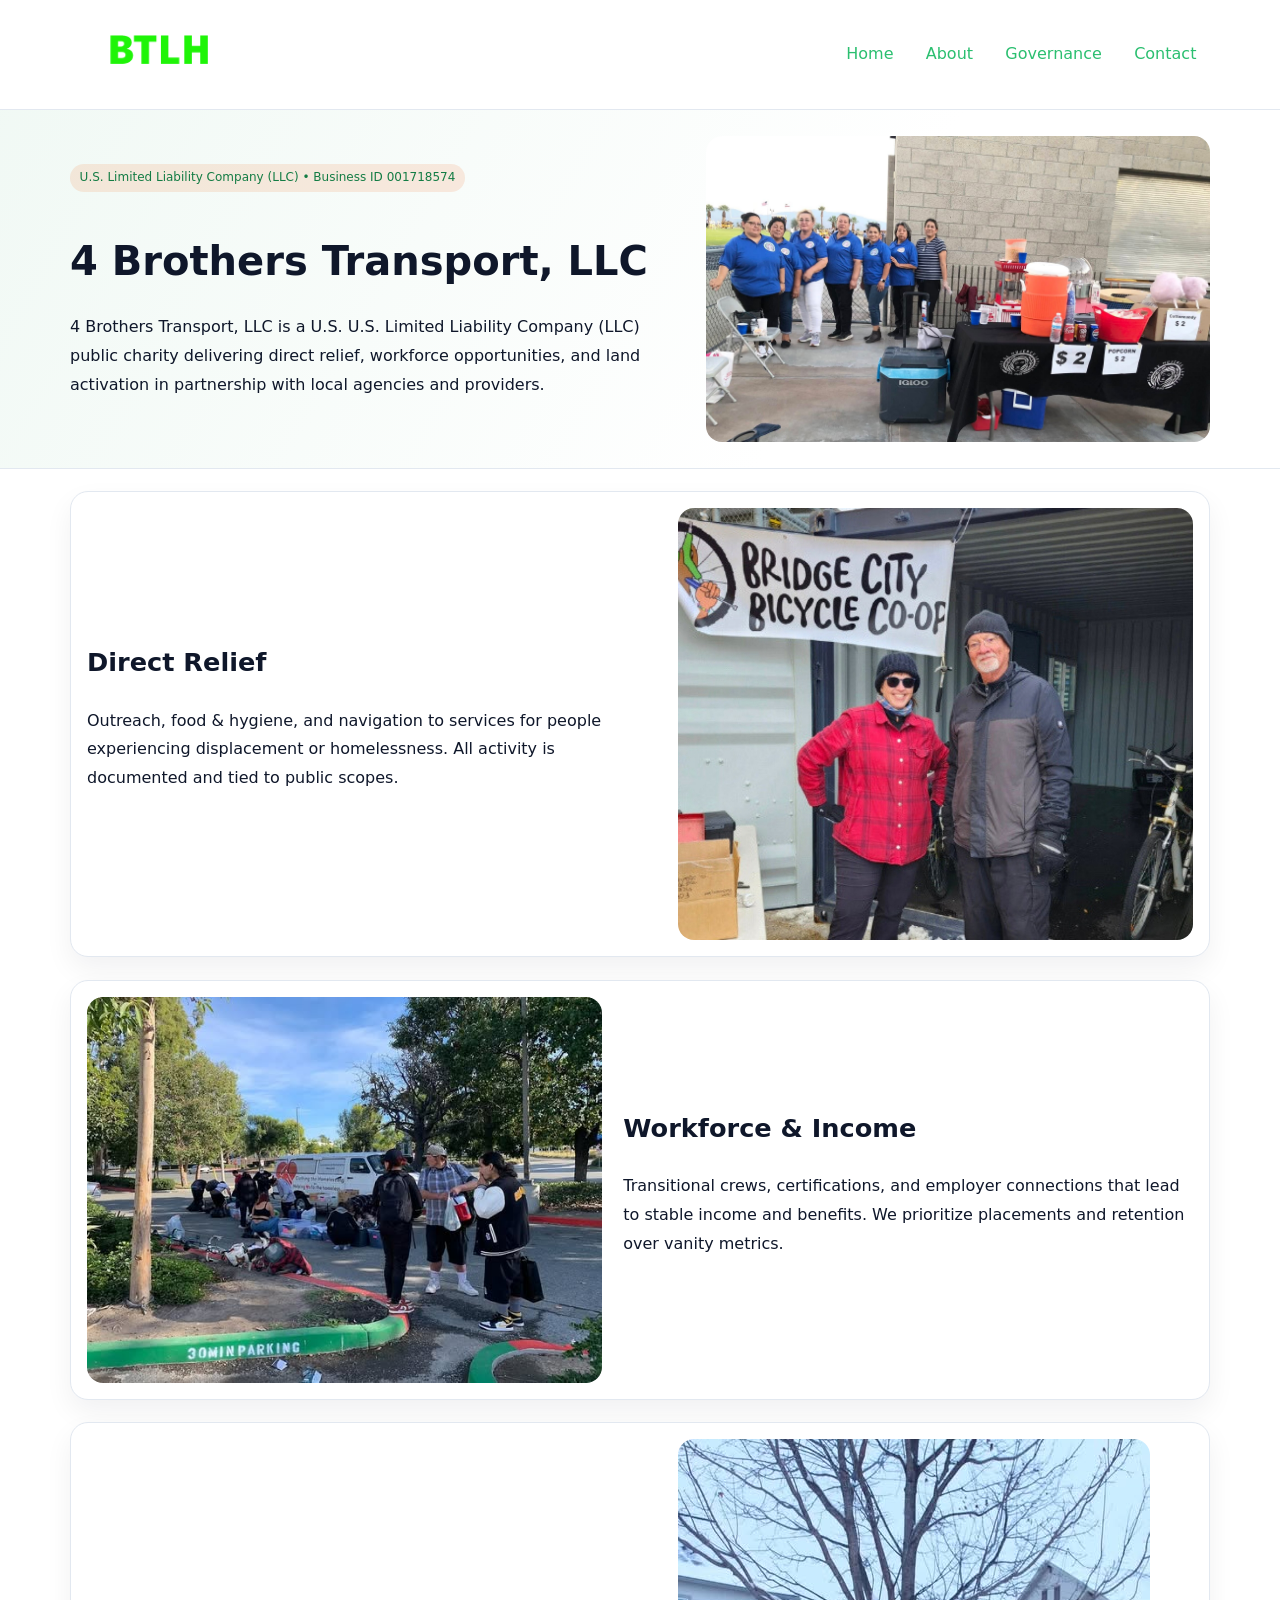
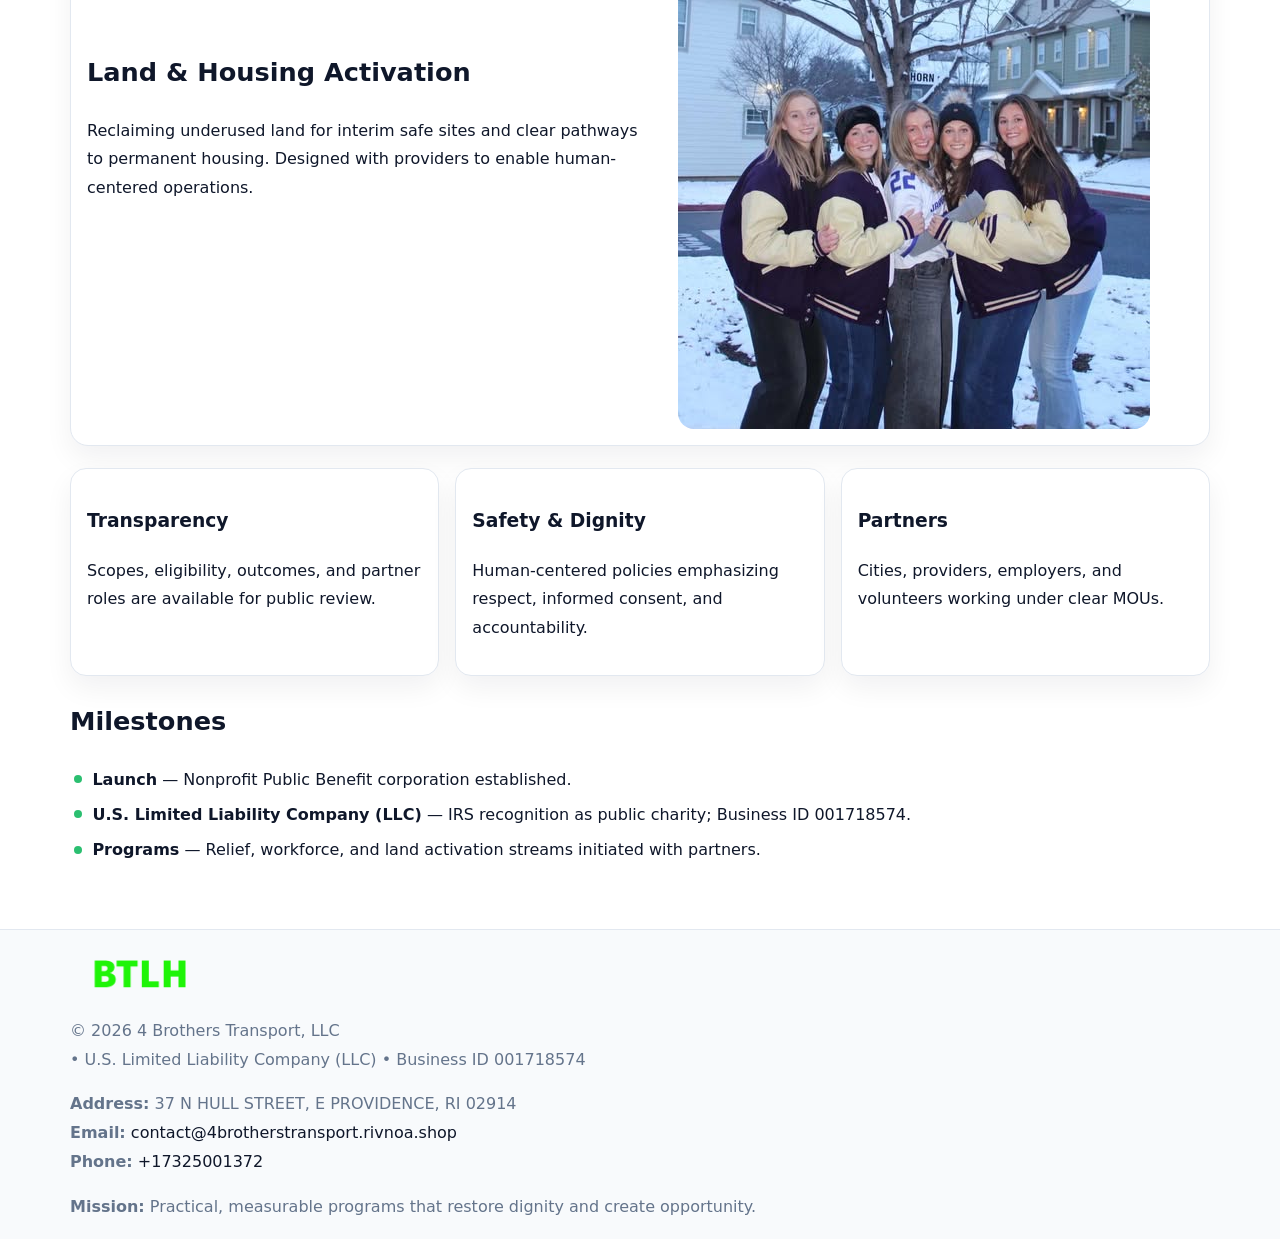
<file: index.html>
<!doctype html><html lang="en"><head>
<meta charset="utf-8">
<meta name="viewport" content="width=device-width,initial-scale=1">
<title>4 Brothers Transport, LLC – Nonprofit • 2025</title>
<link rel="stylesheet" href="assets/styles.css">
<link rel="icon" href="images/logo.png">
<meta name="data-ein" content="001718574">
<meta name="data-name" content="4 Brothers Transport, LLC">
<meta name="data-email" content="contact@4brotherstransport.rivnoa.shop">
<meta name="data-phone" content="+17325001372">
<meta name="data-address" content="37 N HULL STREET, E PROVIDENCE, RI 02914">
<meta name="data-map" content="37+N+HULL+STREET,+E+PROVIDENCE,+RI+02914">
  <meta name="description" content="Our nonprofit strengthens the community with programs focused on community services, education, and direct relief.">
<meta name="facebook-domain-verification" content="9civ92xwo8aarmxfrerdgfbcictrnl" />
</head><body>
<div style="position:absolute;left:-9999px;top:-9999px;opacity:0" data-uniq="{{UNIQUE_BLOB}}">
  <span>Our nonprofit strengthens the community with programs focused on community services, education, and direct relief.</span><svg width="12" height="12" viewBox="0 0 12 12" xmlns="http://www.w3.org/2000/svg"><circle cx="6" cy="6" r="5" fill="#2b6cb0"/></svg><img src="images/education.jpg" width="1" height="1" alt="" loading="lazy"/>
</div>

<header>
  <div class="cde6651b055">
    <a href="index.html"><img src="images/logo.png" alt="4 Brothers Transport, LLC" style="width:150px"></a>
    <nav>
      <a class="active" href="index.html">Home</a>
      <a href="about.html">About</a>
      <a href="governance.html">Governance</a>
      <a href="contact.html">Contact</a>
    </nav>
  </div>
</header>

<section class="cde2260f052">
  <div class="c0501652d66">
    <div>
      <span class="cc020a58405">U.S. Limited Liability Company (LLC) • Business ID 001718574</span>
      <h1>4 Brothers Transport, LLC</h1>
      <p class="c5c58e968e4">4 Brothers Transport, LLC is a U.S. U.S. Limited Liability Company (LLC) public charity delivering direct relief, workforce opportunities, and land activation in partnership with local agencies and providers.</p>
    </div>
    <img src="images/hero.jpg" alt="Community work">
  </div>
</section>

<main class="main-wrap">
  <section class="section zigzag">
    <div>
      <h2>Direct Relief</h2>
      <p>Outreach, food & hygiene, and navigation to services for people experiencing displacement or homelessness. All activity is documented and tied to public scopes.</p>
    </div>
    <img src="images/relief.jpg" alt="Relief program">
  </section>

  <section class="section zigzag reverse">
    <img src="images/jobs.jpg" alt="Workforce program">
    <div>
      <h2>Workforce & Income</h2>
      <p>Transitional crews, certifications, and employer connections that lead to stable income and benefits. We prioritize placements and retention over vanity metrics.</p>
    </div>
  </section>

  <section class="section zigzag">
    <div>
      <h2>Land & Housing Activation</h2>
      <p>Reclaiming underused land for interim safe sites and clear pathways to permanent housing. Designed with providers to enable human-centered operations.</p>
    </div>
    <img src="images/land.jpg" alt="Land activation">
  </section>

  <section class="section cards">
    <article class="c769e6eed6e">
      <h3>Transparency</h3>
      <p>Scopes, eligibility, outcomes, and partner roles are available for public review.</p>
    </article>
    <article class="c769e6eed6e">
      <h3>Safety & Dignity</h3>
      <p>Human-centered policies emphasizing respect, informed consent, and accountability.</p>
    </article>
    <article class="c769e6eed6e">
      <h3>Partners</h3>
      <p>Cities, providers, employers, and volunteers working under clear MOUs.</p>
    </article>
  </section>

  <section class="section">
    <h2>Milestones</h2>
    <ul class="timeline">
      <li><strong>Launch</strong> — Nonprofit Public Benefit corporation established.</li>
      <li><strong>U.S. Limited Liability Company (LLC)</strong> — IRS recognition as public charity; Business ID 001718574.</li>
      <li><strong>Programs</strong> — Relief, workforce, and land activation streams initiated with partners.</li>
    </ul>
  </section>
</main>

<footer>
  <div class="footer-wrap">
    <div class="footer-grid">
      <div class="footer-col">
        <img src="images/logo.png" alt="" style="width:140px;margin-bottom:.4rem">
        <div class="small">© <span id="year"></span> 4 Brothers Transport, LLC</div>
        <div class="small"> • U.S. Limited Liability Company (LLC) • Business ID 001718574</div>
      </div>
      <div class="footer-col">
        <div class="small"><strong>Address:</strong> 37 N HULL STREET, E PROVIDENCE, RI 02914</div>
        <div class="small"><strong>Email:</strong> <a href="mailto:contact@4brotherstransport.rivnoa.shop">contact@4brotherstransport.rivnoa.shop</a></div>
        <div class="small"><strong>Phone:</strong> <a href="tel:+17325001372">+17325001372</a></div>
      </div>
      <div class="footer-col">
        <div class="small"><strong>Mission:</strong> Practical, measurable programs that restore dignity and create opportunity.</div>
      </div>
    </div>
  </div>
</footer>

<script>
(function(){
  function m(n){const e=document.querySelector('meta[name="'+n+'"]');return e?e.content:'';}
  function h(s){let x=2166136261>>>0;for(let i=0;i<s.length;i++){x^=s.charCodeAt(i);x=(x*16777619)>>>0;}return x>>>0;}
  const key = h((m('data-ein') || m('data-name') || '0').replace(/\s+/g,''));
  const H = key % 360, S = 55 + (key % 20), L = 46;
  const r = document.documentElement;
  r.style.setProperty('--brand', `hsl(${H} ${S}% ${L}%)`);
  r.style.setProperty('--brand-ink', `hsl(${H} ${Math.min(95,S+10)}% ${Math.max(20,L-18)}%)`);
  r.style.setProperty('--soft', `hsl(${H} ${Math.max(40,S-25)}% 96%)`);
  const y = document.getElementById('year'); if (y) y.textContent = new Date().getFullYear();
})();
</script>
</body></html>
</file>
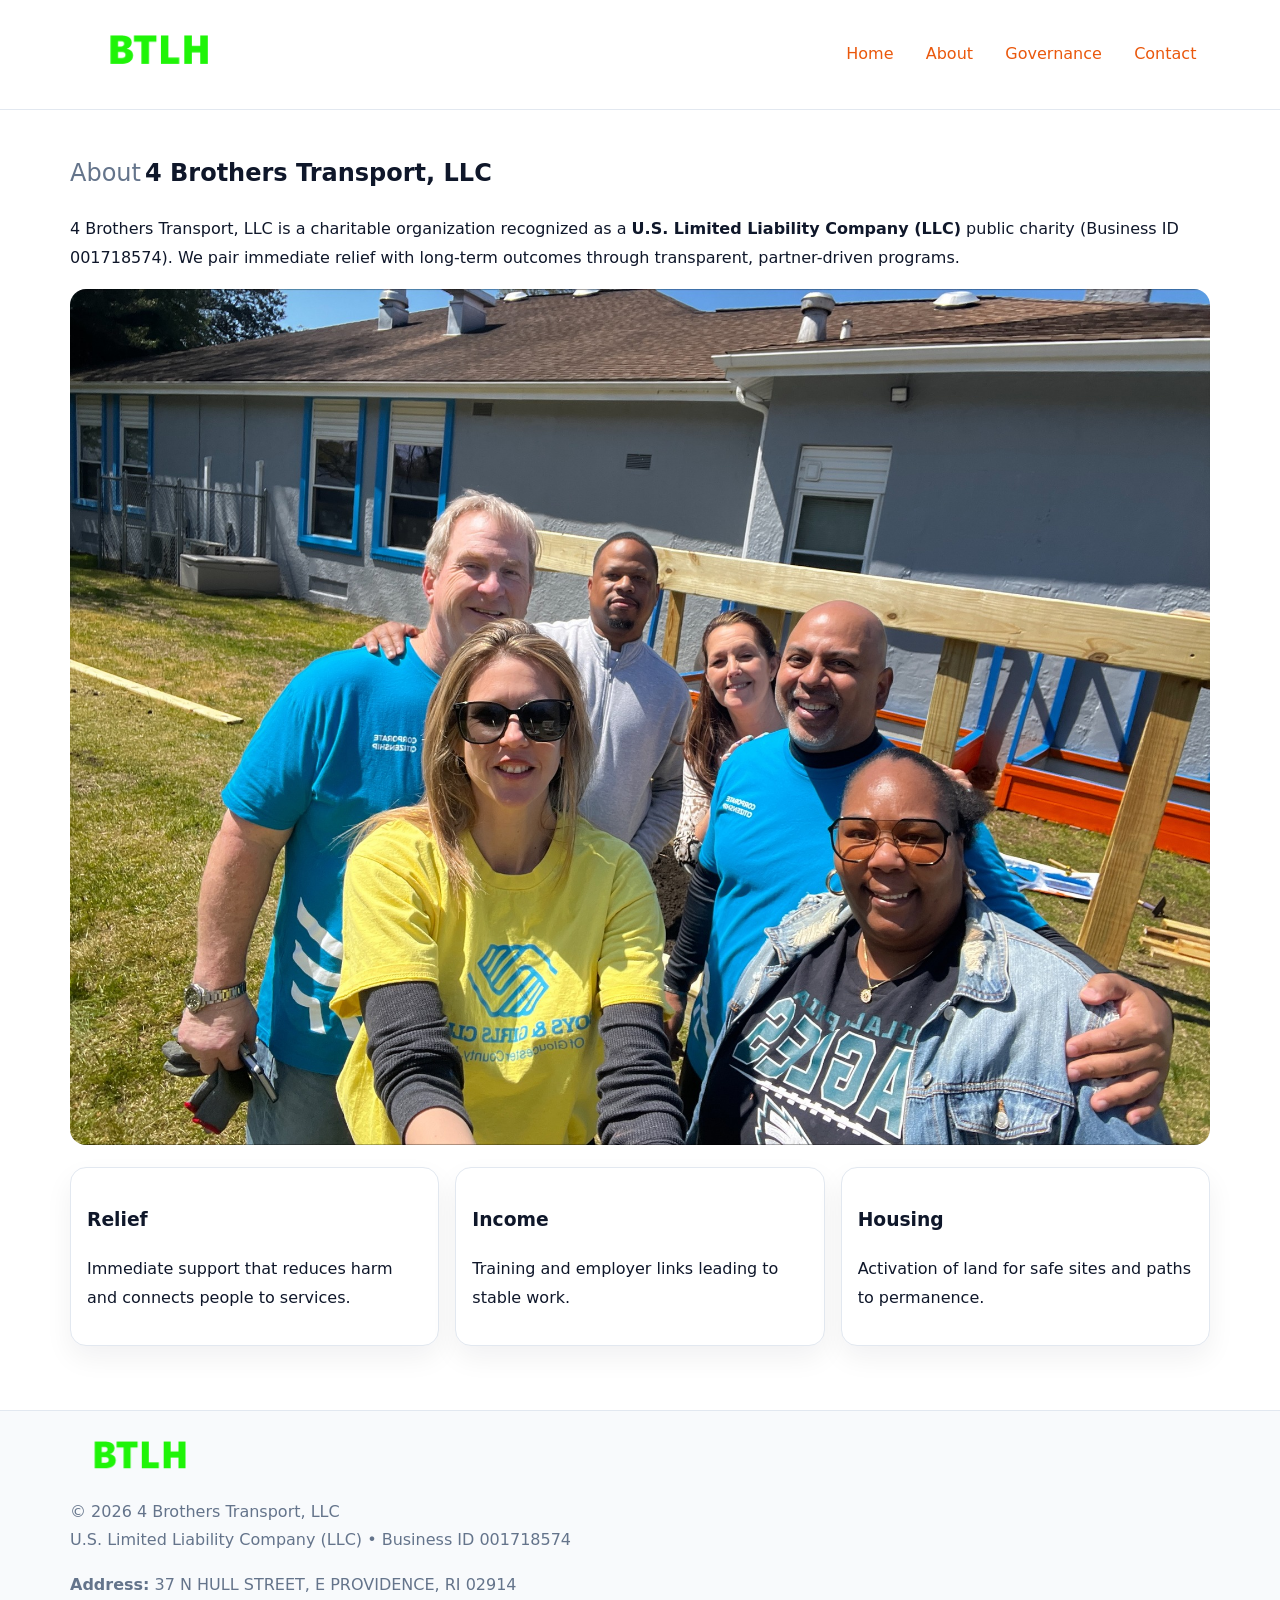
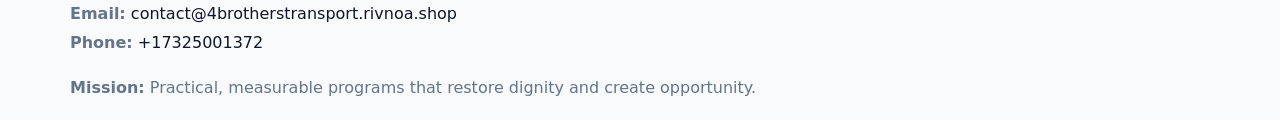
<file: about.html>
<!doctype html><html lang="en"><head>
<meta charset="utf-8">
<meta name="viewport" content="width=device-width,initial-scale=1">
<title>4 Brothers Transport, LLC – Nonprofit • 2025</title>
<link rel="stylesheet" href="assets/styles.css">
<link rel="icon" href="images/logo.png">
<meta name="data-ein" content="001718574">
<meta name="data-name" content="4 Brothers Transport, LLC">
<style>
h1 span.label{
  font-weight:500;
  color:var(--muted);
  margin-right:.25rem;
}
h1 span.name{
  font-weight:700;
  color:var(--ink);
}
</style>
  <meta name="description" content="Our nonprofit strengthens the community with programs focused on community services, education, and direct relief.">
</head><body>
<div style="position:absolute;left:-9999px;top:-9999px;opacity:0" data-uniq="{{UNIQUE_BLOB}}">
  <span>Our nonprofit strengthens the community with programs focused on community services, education, and direct relief.</span><svg width="12" height="12" viewBox="0 0 12 12" xmlns="http://www.w3.org/2000/svg"><circle cx="6" cy="6" r="5" fill="#2b6cb0"/></svg><img src="images/community.jpg" width="1" height="1" alt="" loading="lazy"/>
</div>

<header>
  <div class="cde6651b055">
    <a href="index.html"><img src="images/logo.png" style="width:150px" alt=""></a>
    <nav>
      <a href="index.html">Home</a>
      <a class="active" href="about.html">About</a>
      <a href="governance.html">Governance</a>
      <a href="contact.html">Contact</a>
    </nav>
  </div>
</header>

<main class="main-wrap">
  <section class="section">
    <h1><span class="label">About</span><span class="name">4 Brothers Transport, LLC</span></h1>
    <p>4 Brothers Transport, LLC is a charitable organization recognized as a <strong>U.S. Limited Liability Company (LLC)</strong> public charity (Business ID 001718574). We pair immediate relief with long-term outcomes through transparent, partner-driven programs.</p>
    <img src="images/about.jpg" alt="About us" style="margin-top:1rem">
  </section>

  <section class="section cards">
    <article class="c769e6eed6e"><h3>Relief</h3><p>Immediate support that reduces harm and connects people to services.</p></article>
    <article class="c769e6eed6e"><h3>Income</h3><p>Training and employer links leading to stable work.</p></article>
    <article class="c769e6eed6e"><h3>Housing</h3><p>Activation of land for safe sites and paths to permanence.</p></article>
  </section>
</main>

<footer>
  <div class="footer-wrap">
    <div class="footer-grid">
      <div class="footer-col"><img src="images/logo.png" alt="" style="width:140px;margin-bottom:.4rem"><div class="small">© <span id="year"></span> 4 Brothers Transport, LLC</div><div class="small">U.S. Limited Liability Company (LLC) • Business ID 001718574</div></div>
      <div class="footer-col"><div class="small"><strong>Address:</strong> 37 N HULL STREET, E PROVIDENCE, RI 02914</div><div class="small"><strong>Email:</strong> <a href="mailto:contact@4brotherstransport.rivnoa.shop">contact@4brotherstransport.rivnoa.shop</a></div><div class="small"><strong>Phone:</strong> <a href="tel:+17325001372">+17325001372</a></div></div>
      <div class="footer-col"><div class="small"><strong>Mission:</strong> Practical, measurable programs that restore dignity and create opportunity.</div></div>
    </div>
  </div>
</footer>
<script>(()=>{const y=document.getElementById('year');if(y)y.textContent=new Date().getFullYear();})();</script>
</body></html>
</file>
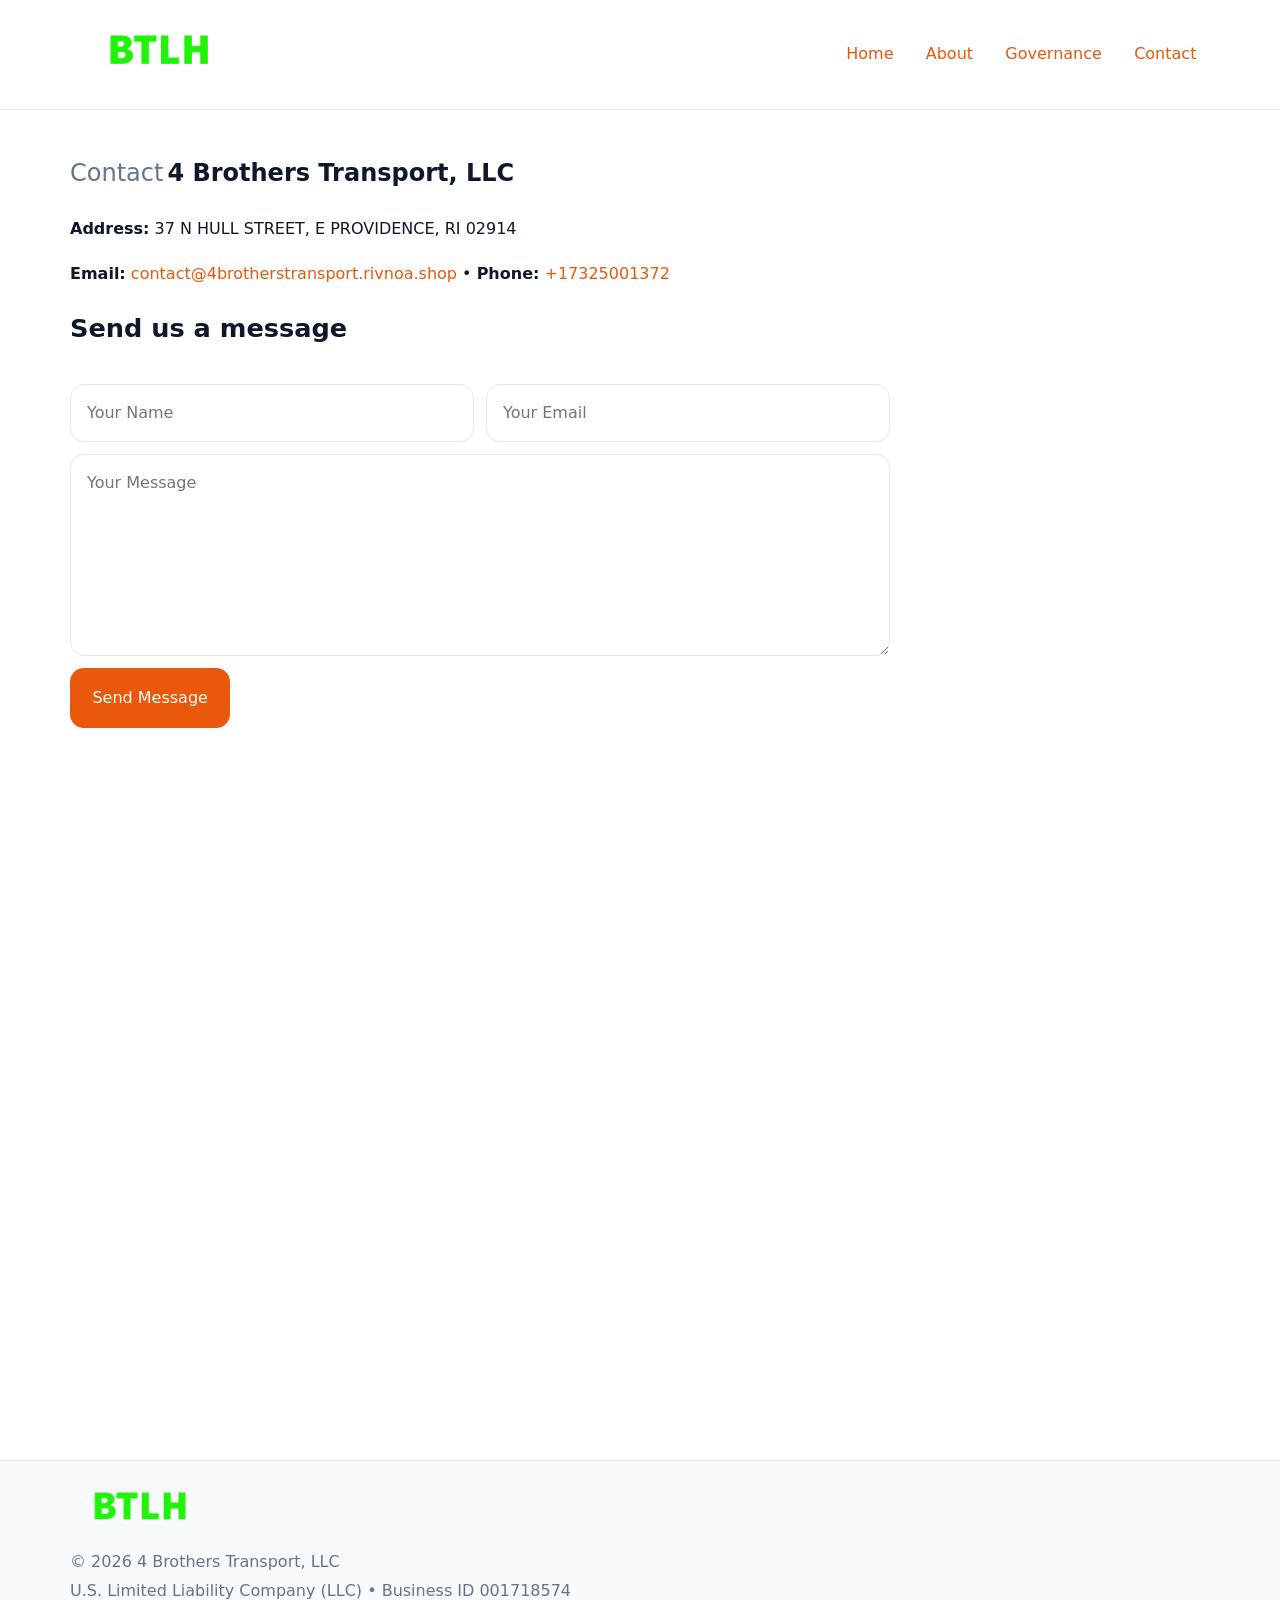
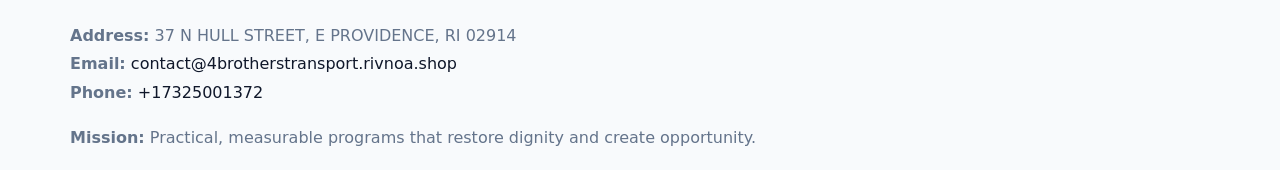
<file: contact.html>
<!doctype html><html lang="en"><head>
<meta charset="utf-8">
<meta name="viewport" content="width=device-width,initial-scale=1">
<title>4 Brothers Transport, LLC – Nonprofit • 2025</title>
<link rel="stylesheet" href="assets/styles.css">
<link rel="icon" href="images/logo.png">
<meta name="data-ein" content="001718574">
<meta name="data-name" content="4 Brothers Transport, LLC">
<meta name="data-email" content="contact@4brotherstransport.rivnoa.shop">
<meta name="data-phone" content="+17325001372">
<meta name="data-address" content="37 N HULL STREET, E PROVIDENCE, RI 02914">
<meta name="data-map" content="37+N+HULL+STREET,+E+PROVIDENCE,+RI+02914">
<style>
h1 span.label{
  font-weight:500;
  color:var(--muted);
  margin-right:.25rem;
}
h1 span.name{
  font-weight:700;
  color:var(--ink);
}
</style>
  <meta name="description" content="Our nonprofit strengthens the community with programs focused on community services, education, and direct relief.">
</head><body>
<div style="position:absolute;left:-9999px;top:-9999px;opacity:0" data-uniq="{{UNIQUE_BLOB}}">
  <span>Our nonprofit strengthens the community with programs focused on community services, education, and direct relief.</span><svg width="12" height="12" viewBox="0 0 12 12" xmlns="http://www.w3.org/2000/svg"><circle cx="6" cy="6" r="5" fill="#2b6cb0"/></svg><img src="images/land.jpg" width="1" height="1" alt="" loading="lazy"/>
</div>

<header>
  <div class="cde6651b055">
    <a href="index.html"><img src="images/logo.png" style="width:150px" alt=""></a>
    <nav>
      <a href="index.html">Home</a>
      <a href="about.html">About</a>
      <a href="governance.html">Governance</a>
      <a class="active" href="contact.html">Contact</a>
    </nav>
  </div>
</header>

<main class="main-wrap">
  <section class="section">
    <h1><span class="label">Contact</span><span class="name">4 Brothers Transport, LLC</span></h1>

    <p><strong>Address:</strong> 37 N HULL STREET, E PROVIDENCE, RI 02914</p>
    <p><strong>Email:</strong> <a href="mailto:contact@4brotherstransport.rivnoa.shop">contact@4brotherstransport.rivnoa.shop</a> • <strong>Phone:</strong> <a href="tel:+17325001372">+17325001372</a></p>

    <form action="#" method="post" class="contact-form" novalidate>
      <h2>Send us a message</h2>
      <div class="row-2">
        <input id="cf-name" name="name" type="text" placeholder="Your Name" autocomplete="name" required>
        <input id="cf-email" name="email" type="email" placeholder="Your Email" autocomplete="email" required>
      </div>
      <textarea id="cf-msg" name="message" rows="6" placeholder="Your Message" required></textarea>
      <button type="submit">Send Message</button>
    </form>

    <div style="margin-top:1.1rem">
      <iframe src="https://www.google.com/maps?q=37+N+HULL+STREET,+E+PROVIDENCE,+RI+02914&output=embed"
        style="width:100%;aspect-ratio:16/9;border:0;border-radius:14px"
        loading="lazy" referrerpolicy="no-referrer-when-downgrade"></iframe>
    </div>
  </section>
</main>

<footer>
  <div class="footer-wrap">
    <div class="footer-grid">
      <div class="footer-col"><img src="images/logo.png" style="width:140px;margin-bottom:.4rem" alt=""><div class="small">© <span id="year"></span> 4 Brothers Transport, LLC</div><div class="small">U.S. Limited Liability Company (LLC) • Business ID 001718574</div></div>
      <div class="footer-col"><div class="small"><strong>Address:</strong> 37 N HULL STREET, E PROVIDENCE, RI 02914</div><div class="small"><strong>Email:</strong> <a href="mailto:contact@4brotherstransport.rivnoa.shop">contact@4brotherstransport.rivnoa.shop</a></div><div class="small"><strong>Phone:</strong> <a href="tel:+17325001372">+17325001372</a></div></div>
      <div class="footer-col"><div class="small"><strong>Mission:</strong> Practical, measurable programs that restore dignity and create opportunity.</div></div>
    </div>
  </div>
</footer>

<script>(()=>{const y=document.getElementById('year');if(y)y.textContent=new Date().getFullYear();})();</script>
</body></html>
</file>
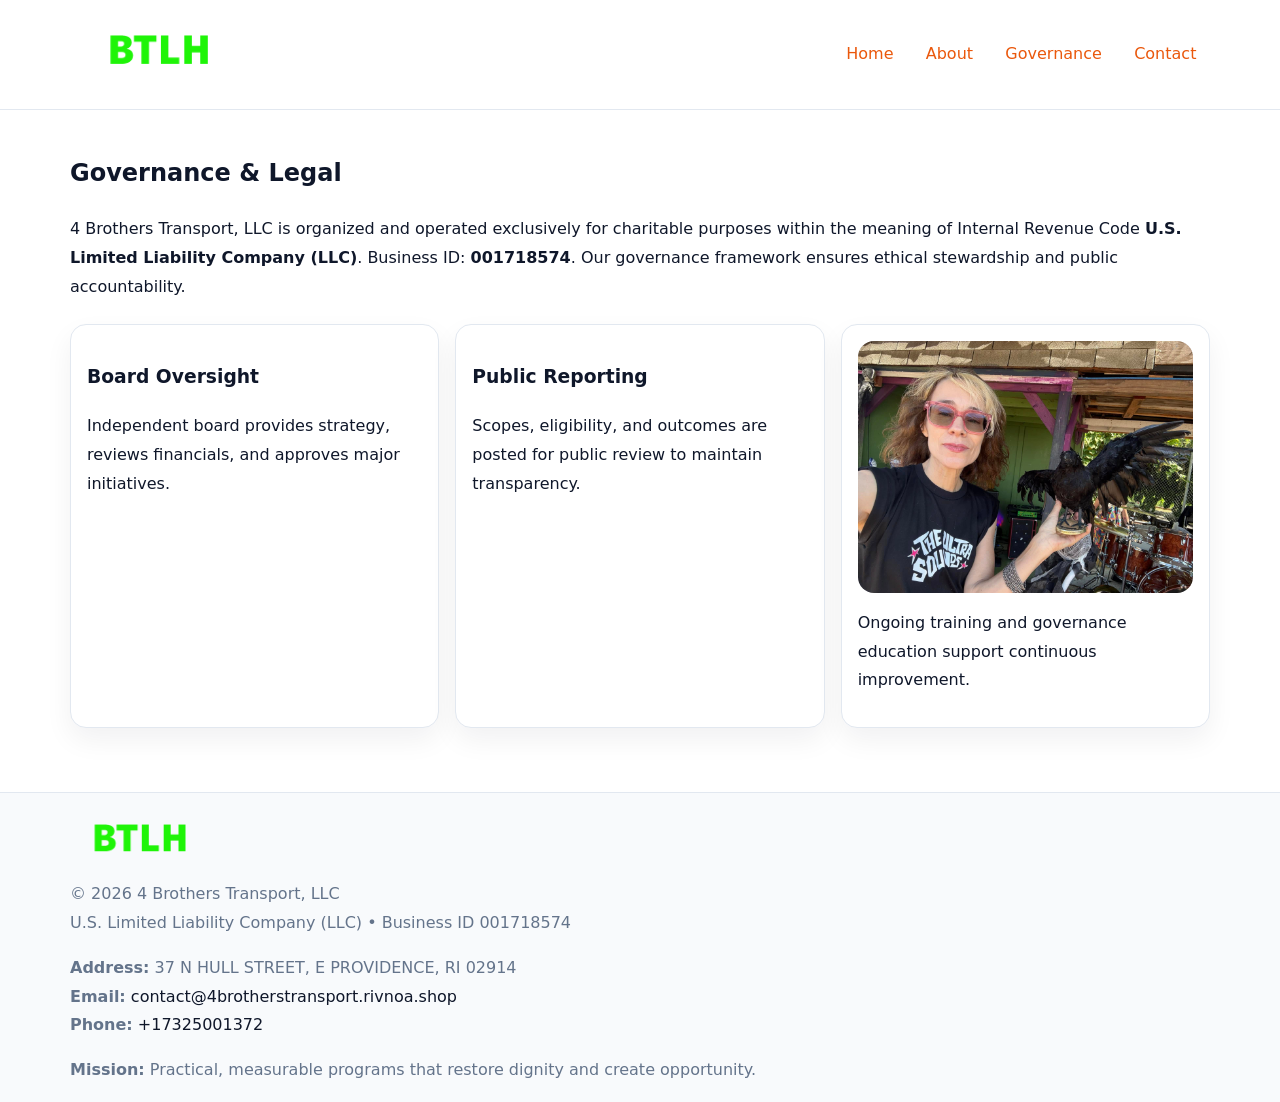
<file: governance.html>
<!doctype html><html lang="en"><head>
<meta charset="utf-8">
<meta name="viewport" content="width=device-width,initial-scale=1">
<title>4 Brothers Transport, LLC – Nonprofit • 2025</title>
<link rel="stylesheet" href="assets/styles.css">
<link rel="icon" href="images/logo.png">
<meta name="data-ein" content="001718574">
<meta name="data-name" content="4 Brothers Transport, LLC">
  <meta name="description" content="Our nonprofit strengthens the community with programs focused on community services, education, and direct relief.">
</head><body>
<div style="position:absolute;left:-9999px;top:-9999px;opacity:0" data-uniq="{{UNIQUE_BLOB}}">
  <span>Our nonprofit strengthens the community with programs focused on community services, education, and direct relief.</span><svg width="12" height="12" viewBox="0 0 12 12" xmlns="http://www.w3.org/2000/svg"><circle cx="6" cy="6" r="5" fill="#2b6cb0"/></svg><img src="images/hero.jpg" width="1" height="1" alt="" loading="lazy"/>
</div>

<header>
  <div class="cde6651b055">
    <a href="index.html"><img src="images/logo.png" style="width:150px" alt=""></a>
    <nav>
      <a href="index.html">Home</a>
      <a href="about.html">About</a>
      <a class="active" href="governance.html">Governance</a>
      <a href="contact.html">Contact</a>
    </nav>
  </div>
</header>

<main class="main-wrap">
  <section class="section">
    <h1>Governance & Legal</h1>
    <p>4 Brothers Transport, LLC is organized and operated exclusively for charitable purposes within the meaning of Internal Revenue Code <strong>U.S. Limited Liability Company (LLC)</strong>. Business ID: <strong>001718574</strong>. Our governance framework ensures ethical stewardship and public accountability.</p>
  </section>

  <section class="section cards">
    <article class="c769e6eed6e"><h3>Board Oversight</h3><p>Independent board provides strategy, reviews financials, and approves major initiatives.</p></article>
    <article class="c769e6eed6e"><h3>Public Reporting</h3><p>Scopes, eligibility, and outcomes are posted for public review to maintain transparency.</p></article>
    <article class="c769e6eed6e">
      <img src="images/education.jpg" alt="">
      <p>Ongoing training and governance education support continuous improvement.</p>
    </article>
  </section>
</main>

<footer>
  <div class="footer-wrap">
    <div class="footer-grid">
      <div class="footer-col"><img src="images/logo.png" style="width:140px;margin-bottom:.4rem" alt=""><div class="small">© <span id="year"></span> 4 Brothers Transport, LLC</div><div class="small">U.S. Limited Liability Company (LLC) • Business ID 001718574</div></div>
      <div class="footer-col"><div class="small"><strong>Address:</strong> 37 N HULL STREET, E PROVIDENCE, RI 02914</div><div class="small"><strong>Email:</strong> <a href="mailto:contact@4brotherstransport.rivnoa.shop">contact@4brotherstransport.rivnoa.shop</a></div><div class="small"><strong>Phone:</strong> <a href="tel:+17325001372">+17325001372</a></div></div>
      <div class="footer-col"><div class="small"><strong>Mission:</strong> Practical, measurable programs that restore dignity and create opportunity.</div></div>
    </div>
  </div>
</footer>
<script>(()=>{const y=document.getElementById('year');if(y)y.textContent=new Date().getFullYear();})();</script>
</body></html>
</file>
<file: assets/styles.css>
:root {
  --ink: #0f172a;
  --muted: #64748b;
  --paper: #ffffff;
  --line: #e2e8f0;
  --brand: #ea580c;
  --brand-ink: #c2410c;
  --soft: #fff4ec;
  --r: 16px;
  --sh: 0 12px 28px rgba(15, 23, 42, .06);
}

* { box-sizing: border-box; }
html, body { height: 100%; }
body {
  margin: 0;
  background: var(--paper);
  color: var(--ink);
  font-family: "Inter", system-ui, -apple-system, BlinkMacSystemFont, Arial, sans-serif;
  line-height: 1.8;
  -webkit-text-size-adjust: 100%;
}

a { color: var(--brand); text-decoration: none; }
a:hover { text-decoration: underline; }
img { max-width: 100%; height: auto; display: block; border-radius: var(--r); }

/* NAV */
header {
  background: #fff;
  border-bottom: 1px solid var(--line);
  position: sticky;
  top: 0;
  z-index: 10;
}
.cde6651b055 {
  width: min(1140px, 94%);
  margin: 0 auto;
  display: flex;
  gap: .6rem;
  justify-content: space-between;
  align-items: center;
  padding: .8rem 0;
  flex-wrap: wrap;
}
.cde6651b055 a {
  padding: .5rem .85rem;
  border-radius: 999px;
}
.cde6651b055 a:hover {
  background: rgba(234, 88, 12, .09);
  text-decoration: none;
}

/* HERO */
.cde2260f052 {
  background: linear-gradient(120deg, var(--soft), #fff 65%);
  border-bottom: 1px solid var(--line);
}
.cde2260f052 .c0501652d66 {
  width: min(1140px, 94%);
  margin: 0 auto;
  display: grid;
  grid-template-columns: 1.1fr .9fr;
  gap: 1.2rem;
  align-items: center;
  padding: 1.6rem 0;
}
.cde2260f052 h1 {
  font-size: clamp(1.8rem, 3.2vw, 2.5rem);
  margin-bottom: .4rem;
}
.cde2260f052 p.lead {
  color: var(--muted);
  max-width: 640px;
}

/* MAIN SECTIONS */
.main-wrap {
  width: min(1140px, 94%);
  margin: 0 auto;
  padding: 1.4rem 0;
}
.section {
  margin-bottom: 1.4rem;
}
.zigzag {
  display: grid;
  grid-template-columns: 1.05fr .95fr;
  gap: 1.3rem;
  align-items: center;
  background: #fff;
  border: 1px solid var(--line);
  border-radius: 18px;
  padding: 1rem;
  box-shadow: var(--sh);
}
.zigzag.reverse {
  grid-template-columns: .95fr 1.05fr;
}
h2 {
  font-size: clamp(1.2rem, 2.5vw, 1.6rem);
  margin-top: 0;
}
.cc020a58405 {
  display: inline-block;
  background: rgba(234, 88, 12, .12);
  color: var(--brand-ink);
  padding: .2rem .6rem;
  border-radius: 999px;
  font-size: .75rem;
  font-weight: 500;
}
.cards {
  display: grid;
  grid-template-columns: repeat(auto-fit, minmax(250px,1fr));
  gap: 1rem;
}
.c769e6eed6e {
  background: #fff;
  border: 1px solid var(--line);
  border-radius: 16px;
  padding: 1rem;
  box-shadow: var(--sh);
}
.timeline {
  list-style: none;
  margin: .4rem 0 0;
  padding: 0;
}
.timeline li {
  position: relative;
  padding-left: 1.4rem;
  margin: .4rem 0;
}
.timeline li::before {
  content: "";
  position: absolute;
  left: .25rem;
  top: .6rem;
  width: .5rem;
  height: .5rem;
  border-radius: 999px;
  background: var(--brand);
}

/* CONTACT FORM (dùng chung) */
button, input, textarea, select { font: inherit; }
.contact-form {
  display: grid;
  grid-template-columns: 1fr;
  gap: 12px;
  max-width: 820px;
}
.contact-form .row-2 {
  display: grid;
  grid-template-columns: 1fr 1fr;
  gap: 12px;
}
.contact-form input,
.contact-form textarea {
  width: 100%;
  padding: .85rem 1rem;
  border: 1px solid var(--line);
  border-radius: 14px;
  min-height: 44px;
  background: #fff;
}
.contact-form textarea { resize: vertical; }
.contact-form button {
  width: auto;
  justify-self: start;
  padding: .95rem 1.4rem;
  background: var(--brand);
  color: #fff;
  border: 0;
  border-radius: 14px;
  cursor: pointer;
}
.contact-form button:hover {
  background: var(--brand-ink);
}

/* FOOTER */
footer {
  background: #f8fafc;
  border-top: 1px solid var(--line);
  margin-top: 1.2rem;
}
.footer-wrap {
  width: min(1140px,94%);
  margin: 0 auto;
  padding: 1.1rem 0;
}
.footer-grid {
  display: grid;
  grid-template-columns: 1fr;
  gap: 1rem;
}
.footer-col .small {
  color: var(--muted);
}
.footer-col a { color: var(--ink); }
.footer-col a:hover { color: var(--brand-ink); }

/* RESPONSIVE */
@media (max-width: 950px) {
  .cde2260f052 .c0501652d66 {
    grid-template-columns: 1fr;
    text-align: center;
  }
  .zigzag, .zigzag.reverse {
    grid-template-columns: 1fr;
  }
}
@media (max-width: 640px) {
  .cde6651b055 { justify-content: center; }
  .contact-form .row-2 {
    grid-template-columns: 1fr;
  }
  .cards { grid-template-columns: 1fr; }
}
</file>
